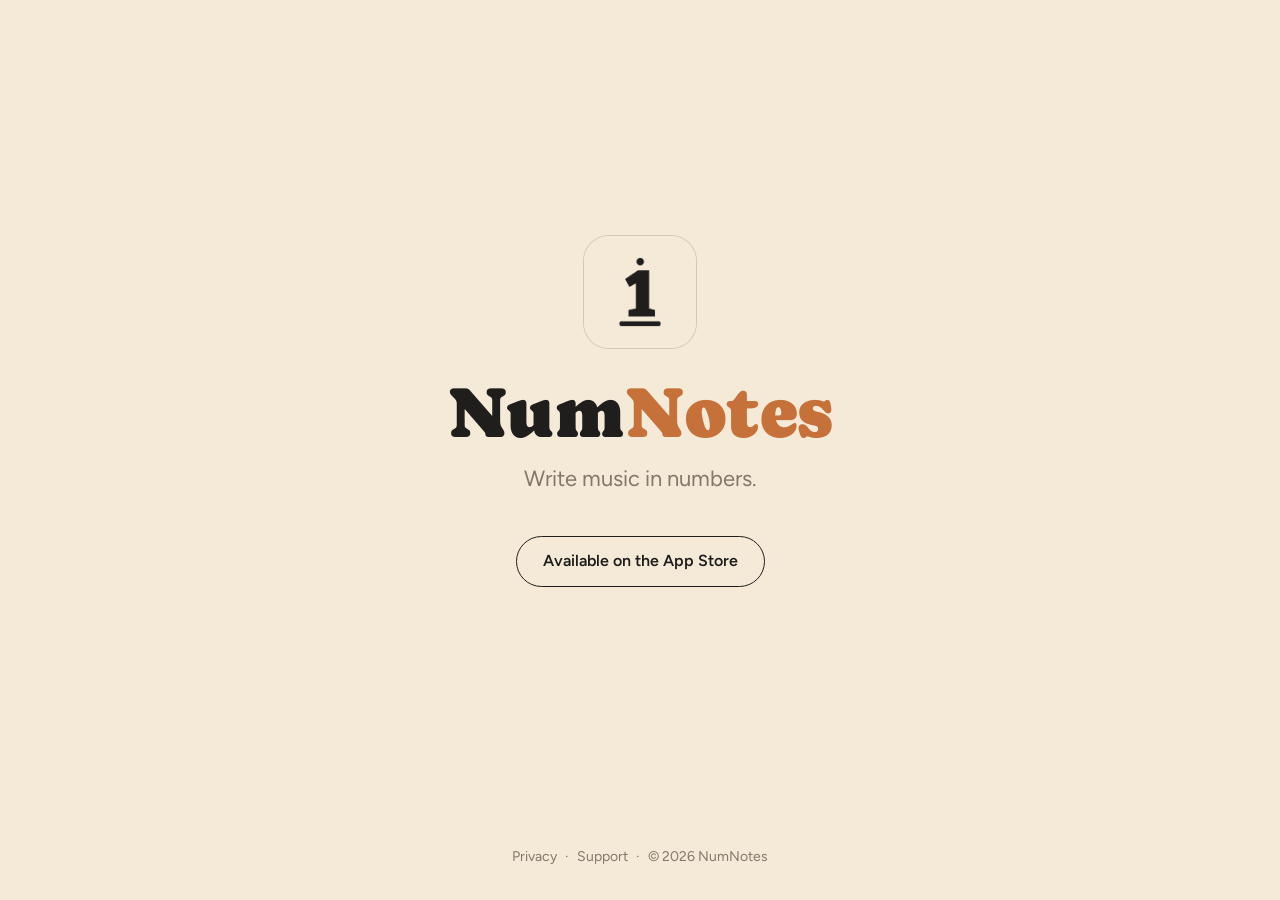
<file: index.html>
<!doctype html>
<html lang="en">
<head>
  <meta charset="utf-8">
  <meta name="viewport" content="width=device-width, initial-scale=1">
  <title>NumNotes</title>
  <meta name="description" content="NumNotes — write music in numbers. Numbered musical notation for iPhone and iPad.">
  <meta name="apple-itunes-app" content="app-id=6810635351">
  <meta name="theme-color" content="#F5EAD8" media="(prefers-color-scheme: light)">
  <meta name="theme-color" content="#201E1D" media="(prefers-color-scheme: dark)">
  <link rel="icon" type="image/png" href="/assets/favicon-64.png">
  <link rel="apple-touch-icon" href="/assets/apple-touch-icon.png">
  <link rel="stylesheet" href="/assets/style.css">
</head>
<body>
  <main class="home">
    <img class="icon light" src="/assets/icon-512.png" alt="NumNotes app icon">
    <img class="icon dark" src="/assets/icon-dark-512.png" alt="" aria-hidden="true">
    <h1 class="wordmark">Num<span class="notes">Notes</span></h1>
    <p class="tagline">Write music in numbers.</p>
    <a class="store" href="https://apps.apple.com/app/id6810635351">Available on the App Store</a>
  </main>
  <footer>
    <a href="/privacy/">Privacy</a><span class="dot">·</span><a href="/support/">Support</a><span class="dot">·</span>© 2026 NumNotes
  </footer>
</body>
</html>
</file>
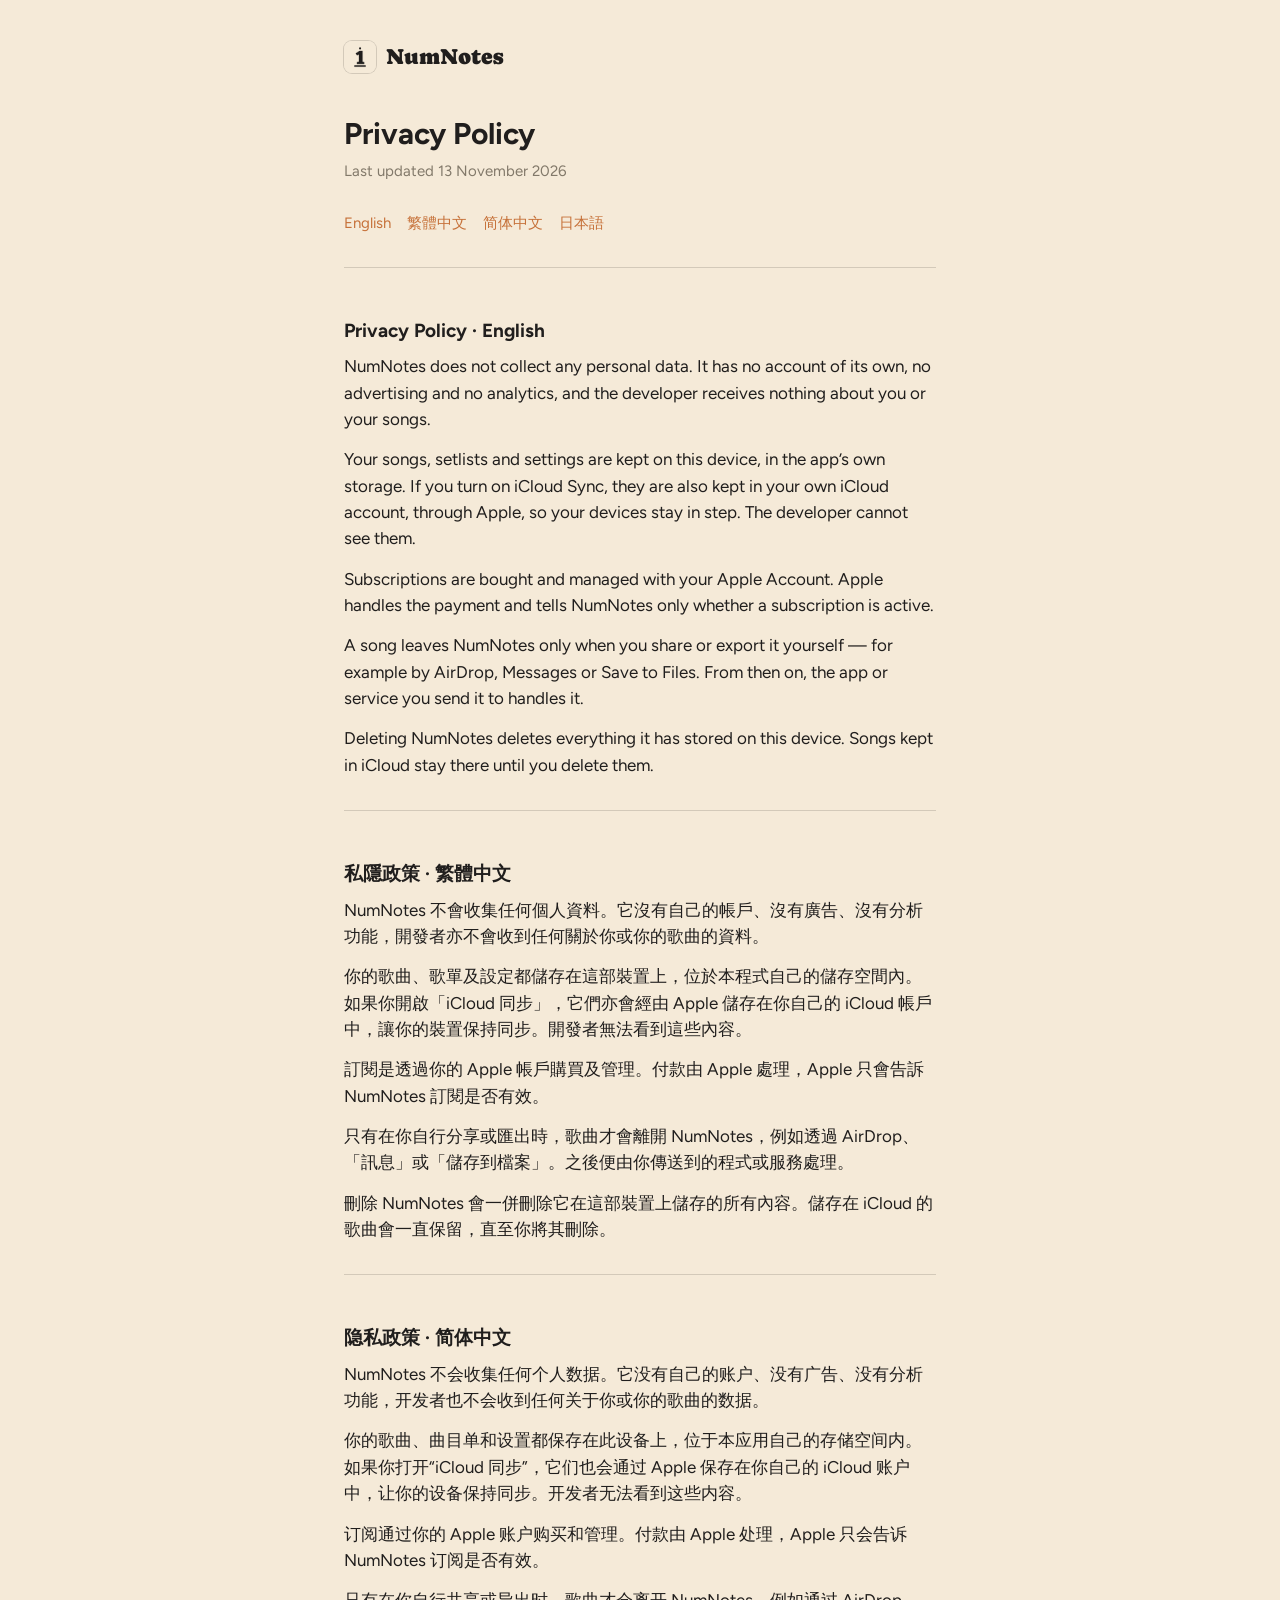
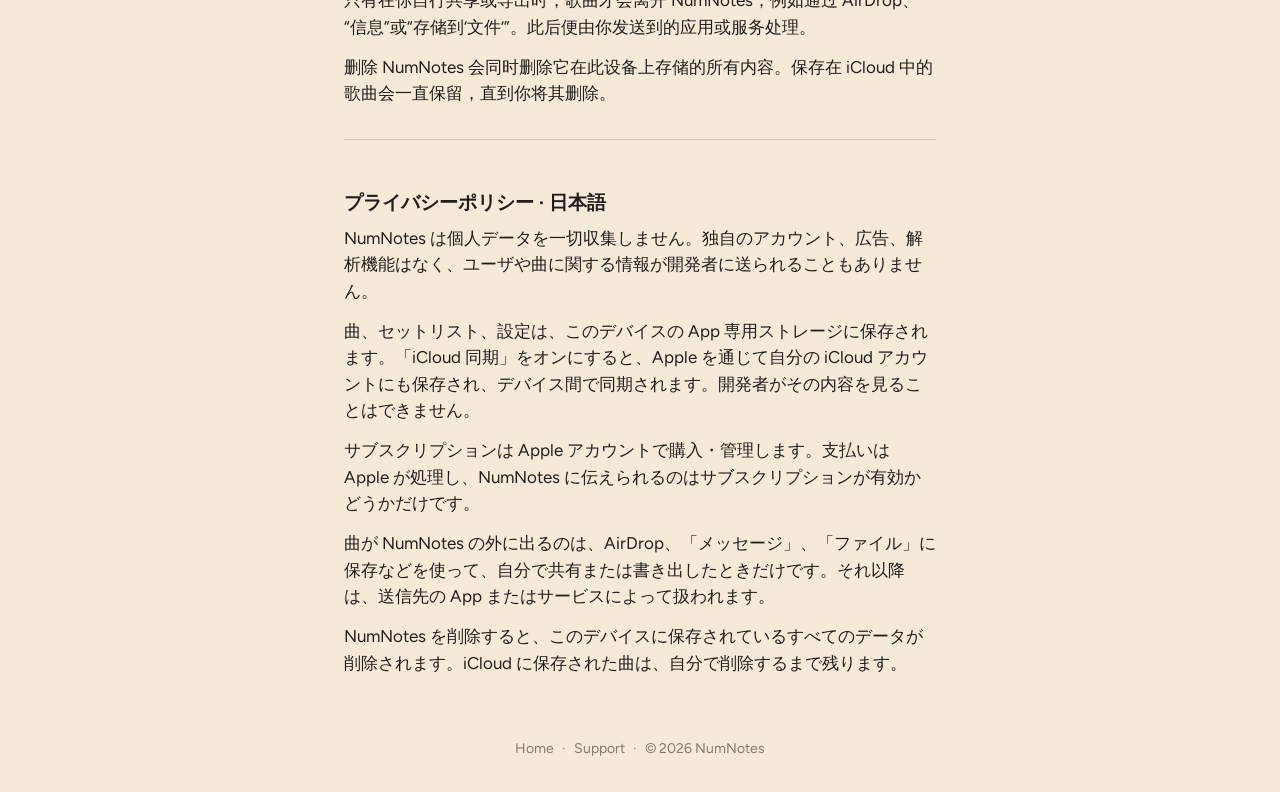
<file: privacy/index.html>
<!doctype html>
<html lang="en">
<head>
  <meta charset="utf-8">
  <meta name="viewport" content="width=device-width, initial-scale=1">
  <title>Privacy Policy — NumNotes</title>
  <link rel="icon" type="image/png" href="/assets/favicon-64.png">
  <link rel="apple-touch-icon" href="/assets/apple-touch-icon.png">
  <link rel="stylesheet" href="/assets/style.css">
</head>
<body>
  <main class="page">
    <header>
      <a class="back" href="/"><img src="/assets/apple-touch-icon.png" alt=""><span>NumNotes</span></a>
    </header>
    <h1>Privacy Policy</h1>
    <p class="updated">Last updated 13 November 2026</p>
    <nav class="langs"><a href="#en">English</a> <a href="#zh-HK">繁體中文</a> <a href="#zh-Hans">简体中文</a> <a href="#ja">日本語</a></nav>
    <section class="lang" id="en" lang="en">
      <h2>Privacy Policy · English</h2>
      <p>NumNotes does not collect any personal data. It has no account of its own, no advertising and no analytics, and the developer receives nothing about you or your songs.</p>
      <p>Your songs, setlists and settings are kept on this device, in the app’s own storage. If you turn on iCloud Sync, they are also kept in your own iCloud account, through Apple, so your devices stay in step. The developer cannot see them.</p>
      <p>Subscriptions are bought and managed with your Apple Account. Apple handles the payment and tells NumNotes only whether a subscription is active.</p>
      <p>A song leaves NumNotes only when you share or export it yourself — for example by AirDrop, Messages or Save to Files. From then on, the app or service you send it to handles it.</p>
      <p>Deleting NumNotes deletes everything it has stored on this device. Songs kept in iCloud stay there until you delete them.</p>
    </section>
    <section class="lang" id="zh-HK" lang="zh-Hant-HK">
      <h2>私隱政策 · 繁體中文</h2>
      <p>NumNotes 不會收集任何個人資料。它沒有自己的帳戶、沒有廣告、沒有分析功能，開發者亦不會收到任何關於你或你的歌曲的資料。</p>
      <p>你的歌曲、歌單及設定都儲存在這部裝置上，位於本程式自己的儲存空間內。如果你開啟「iCloud 同步」，它們亦會經由 Apple 儲存在你自己的 iCloud 帳戶中，讓你的裝置保持同步。開發者無法看到這些內容。</p>
      <p>訂閱是透過你的 Apple 帳戶購買及管理。付款由 Apple 處理，Apple 只會告訴 NumNotes 訂閱是否有效。</p>
      <p>只有在你自行分享或匯出時，歌曲才會離開 NumNotes，例如透過 AirDrop、「訊息」或「儲存到檔案」。之後便由你傳送到的程式或服務處理。</p>
      <p>刪除 NumNotes 會一併刪除它在這部裝置上儲存的所有內容。儲存在 iCloud 的歌曲會一直保留，直至你將其刪除。</p>
    </section>
    <section class="lang" id="zh-Hans" lang="zh-Hans">
      <h2>隐私政策 · 简体中文</h2>
      <p>NumNotes 不会收集任何个人数据。它没有自己的账户、没有广告、没有分析功能，开发者也不会收到任何关于你或你的歌曲的数据。</p>
      <p>你的歌曲、曲目单和设置都保存在此设备上，位于本应用自己的存储空间内。如果你打开“iCloud 同步”，它们也会通过 Apple 保存在你自己的 iCloud 账户中，让你的设备保持同步。开发者无法看到这些内容。</p>
      <p>订阅通过你的 Apple 账户购买和管理。付款由 Apple 处理，Apple 只会告诉 NumNotes 订阅是否有效。</p>
      <p>只有在你自行共享或导出时，歌曲才会离开 NumNotes，例如通过 AirDrop、“信息”或“存储到‘文件’”。此后便由你发送到的应用或服务处理。</p>
      <p>删除 NumNotes 会同时删除它在此设备上存储的所有内容。保存在 iCloud 中的歌曲会一直保留，直到你将其删除。</p>
    </section>
    <section class="lang" id="ja" lang="ja">
      <h2>プライバシーポリシー · 日本語</h2>
      <p>NumNotes は個人データを一切収集しません。独自のアカウント、広告、解析機能はなく、ユーザや曲に関する情報が開発者に送られることもありません。</p>
      <p>曲、セットリスト、設定は、このデバイスの App 専用ストレージに保存されます。「iCloud 同期」をオンにすると、Apple を通じて自分の iCloud アカウントにも保存され、デバイス間で同期されます。開発者がその内容を見ることはできません。</p>
      <p>サブスクリプションは Apple アカウントで購入・管理します。支払いは Apple が処理し、NumNotes に伝えられるのはサブスクリプションが有効かどうかだけです。</p>
      <p>曲が NumNotes の外に出るのは、AirDrop、「メッセージ」、「ファイル」に保存などを使って、自分で共有または書き出したときだけです。それ以降は、送信先の App またはサービスによって扱われます。</p>
      <p>NumNotes を削除すると、このデバイスに保存されているすべてのデータが削除されます。iCloud に保存された曲は、自分で削除するまで残ります。</p>
    </section>
  </main>
  <footer>
    <a href="/">Home</a><span class="dot">·</span><a href="/support/">Support</a><span class="dot">·</span>© 2026 NumNotes
  </footer>
</body>
</html>
</file>
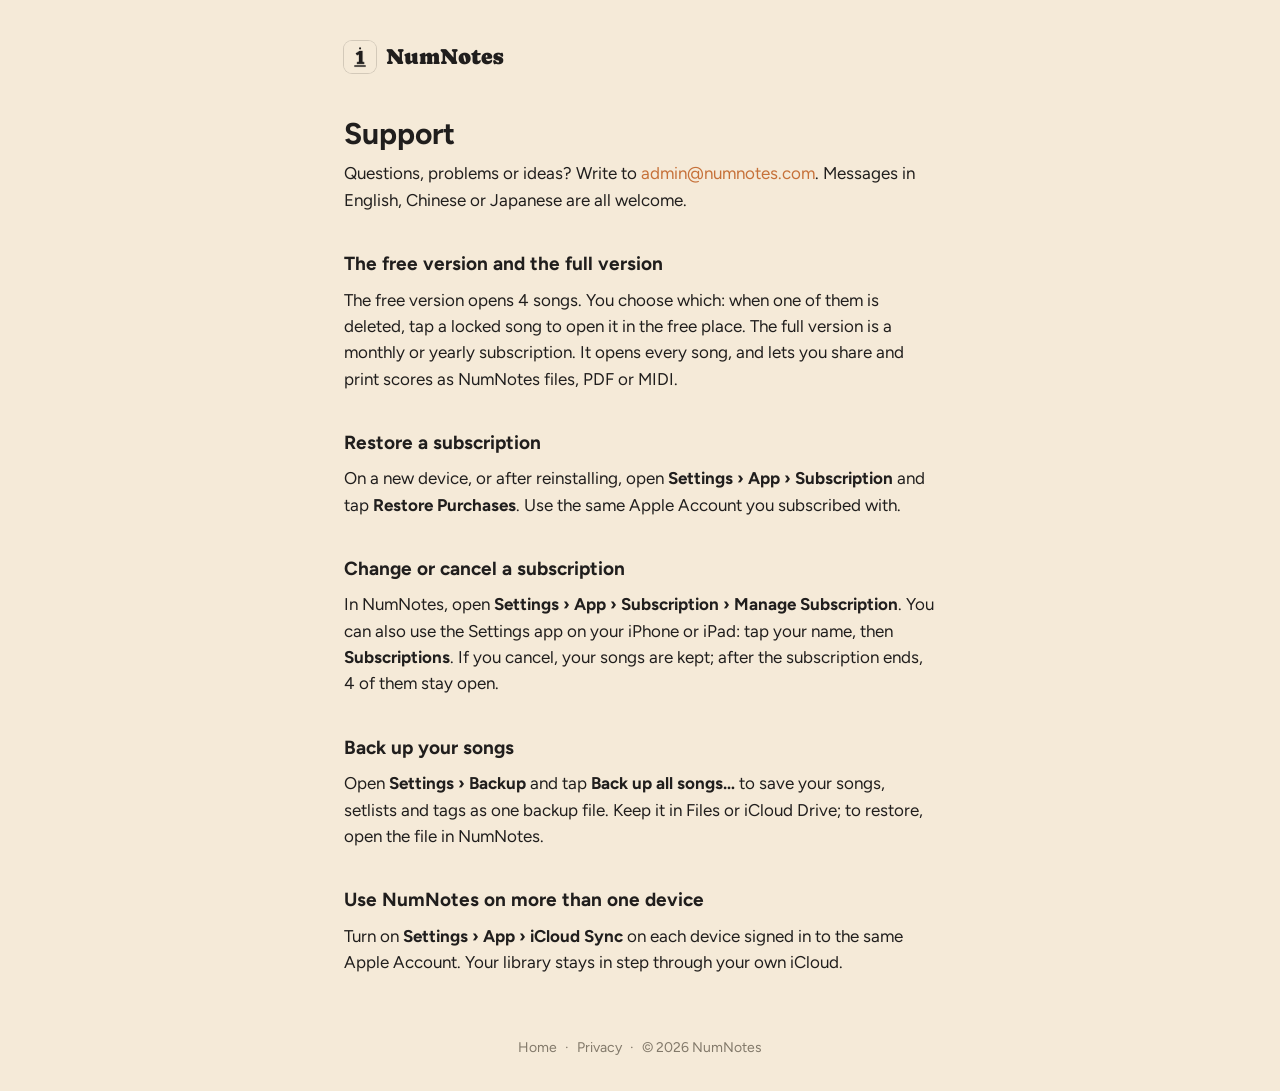
<file: support/index.html>
<!doctype html>
<html lang="en">
<head>
  <meta charset="utf-8">
  <meta name="viewport" content="width=device-width, initial-scale=1">
  <title>Support — NumNotes</title>
  <link rel="icon" type="image/png" href="/assets/favicon-64.png">
  <link rel="apple-touch-icon" href="/assets/apple-touch-icon.png">
  <link rel="stylesheet" href="/assets/style.css">
</head>
<body>
  <main class="page">
    <header>
      <a class="back" href="/"><img src="/assets/apple-touch-icon.png" alt=""><span>NumNotes</span></a>
    </header>
    <h1>Support</h1>
    <p>Questions, problems or ideas? Write to <a href="mailto:admin@numnotes.com">admin@numnotes.com</a>. Messages in English, Chinese or Japanese are all welcome.</p>

    <h2>The free version and the full version</h2>
    <p>The free version opens 4 songs. You choose which: when one of them is deleted, tap a locked song to open it in the free place. The full version is a monthly or yearly subscription. It opens every song, and lets you share and print scores as NumNotes files, PDF or MIDI.</p>

    <h2>Restore a subscription</h2>
    <p>On a new device, or after reinstalling, open <strong>Settings › App › Subscription</strong> and tap <strong>Restore Purchases</strong>. Use the same Apple Account you subscribed with.</p>

    <h2>Change or cancel a subscription</h2>
    <p>In NumNotes, open <strong>Settings › App › Subscription › Manage Subscription</strong>. You can also use the Settings app on your iPhone or iPad: tap your name, then <strong>Subscriptions</strong>. If you cancel, your songs are kept; after the subscription ends, 4 of them stay open.</p>

    <h2>Back up your songs</h2>
    <p>Open <strong>Settings › Backup</strong> and tap <strong>Back up all songs…</strong> to save your songs, setlists and tags as one backup file. Keep it in Files or iCloud Drive; to restore, open the file in NumNotes.</p>

    <h2>Use NumNotes on more than one device</h2>
    <p>Turn on <strong>Settings › App › iCloud Sync</strong> on each device signed in to the same Apple Account. Your library stays in step through your own iCloud.</p>
  </main>
  <footer>
    <a href="/">Home</a><span class="dot">·</span><a href="/privacy/">Privacy</a><span class="dot">·</span>© 2026 NumNotes
  </footer>
</body>
</html>
</file>
<file: assets/style.css>
/* numnotes.com — one quiet page, in the app's own Classic colours and fonts. */

@font-face {
  font-family: "Caprasimo";
  src: url("fonts/Caprasimo-Regular.ttf") format("truetype");
  font-display: swap;
}
@font-face {
  font-family: "Figtree";
  src: url("fonts/Figtree-VariableFont_wght.ttf") format("truetype");
  font-weight: 300 900;
  font-display: swap;
}

:root {
  --bg: #F5EAD8;
  --ink: #201E1D;
  --muted: #82796A;
  --accent: #C67139;
  --rule: rgba(32, 30, 29, 0.16);
  color-scheme: light dark;
}
@media (prefers-color-scheme: dark) {
  :root {
    --bg: #201E1D;
    --ink: #F5EAD8;
    --muted: #A19786;
    --accent: #D98A55;
    --rule: rgba(245, 234, 216, 0.16);
  }
}

* { box-sizing: border-box; }

html, body { margin: 0; padding: 0; }

body {
  background: var(--bg);
  color: var(--ink);
  font-family: "Figtree", -apple-system, BlinkMacSystemFont, "Helvetica Neue", sans-serif;
  font-size: 17px;
  line-height: 1.55;
  -webkit-font-smoothing: antialiased;
  min-height: 100vh;
  display: flex;
  flex-direction: column;
}

a { color: var(--accent); text-decoration: none; }
a:hover { text-decoration: underline; }

/* ---------- Home ---------- */

.home {
  flex: 1;
  display: flex;
  flex-direction: column;
  align-items: center;
  justify-content: center;
  text-align: center;
  padding: 48px 24px;
}

.icon {
  width: 112px;
  height: 112px;
  border-radius: 25px;
  box-shadow: 0 0 0 1px var(--rule);
}
.icon.dark { display: none; }
@media (prefers-color-scheme: dark) {
  .icon.light { display: none; }
  .icon.dark { display: inline-block; }
}

.wordmark {
  font-family: "Caprasimo", Georgia, serif;
  font-weight: normal;
  font-size: clamp(44px, 9vw, 72px);
  line-height: 1;
  margin: 28px 0 14px;
  letter-spacing: 0.005em;
}

/* "Notes" in the app's Classic accent (terracotta #C67139), in light and dark alike. */
.wordmark .notes { color: #C67139; }

.tagline {
  font-size: clamp(18px, 2.6vw, 22px);
  color: var(--muted);
  margin: 0 0 40px;
}

.store {
  display: inline-block;
  padding: 12px 26px;
  border-radius: 999px;
  border: 1px solid var(--ink);
  color: var(--ink);
  font-weight: 600;
  font-size: 16px;
}
.store:hover { background: var(--ink); color: var(--bg); text-decoration: none; }

/* ---------- Text pages (Privacy, Support) ---------- */

.page {
  flex: 1;
  width: 100%;
  max-width: 640px;
  margin: 0 auto;
  padding: 40px 24px 24px;
}

.page header { margin-bottom: 36px; }

.back {
  display: inline-flex;
  align-items: center;
  gap: 10px;
  color: var(--ink);
}
.back img { width: 32px; height: 32px; border-radius: 8px; box-shadow: 0 0 0 1px var(--rule); }
.back span { font-family: "Caprasimo", Georgia, serif; font-size: 22px; }
.back:hover { text-decoration: none; }

h1 { font-size: 30px; font-weight: 700; margin: 0 0 8px; line-height: 1.2; }
h2 { font-size: 19px; font-weight: 700; margin: 36px 0 8px; }
p  { margin: 0 0 14px; }

.updated { color: var(--muted); font-size: 15px; margin-bottom: 28px; }

.langs { display: flex; flex-wrap: wrap; gap: 6px 16px; margin: 0 0 8px; font-size: 15px; }

section.lang { padding-top: 12px; border-top: 1px solid var(--rule); margin-top: 32px; }

/* ---------- Footer ---------- */

footer {
  text-align: center;
  font-size: 14px;
  color: var(--muted);
  padding: 24px 24px 32px;
}
footer a { color: var(--muted); }
footer .dot { margin: 0 8px; }
</file>
